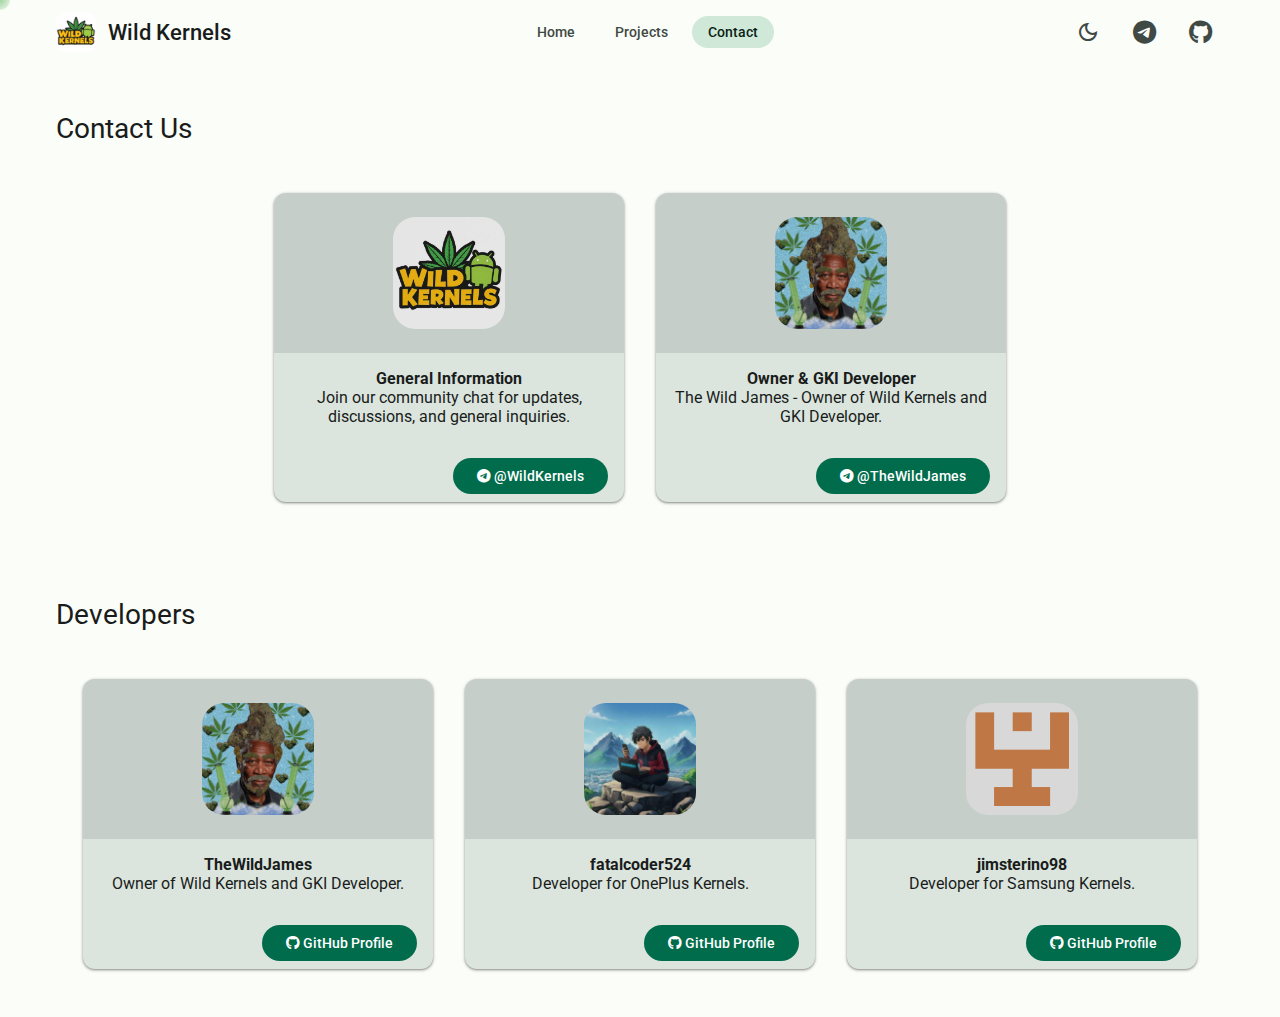
<file: contact.html>
<!DOCTYPE html>
<html lang="en">
<head>
    <meta charset="UTF-8">
    <meta name="viewport" content="width=device-width, initial-scale=1.0, maximum-scale=1.0, user-scalable=no">
    <title>Wild Kernels - Contact</title>
    <link href="https://fonts.googleapis.com/css2?family=Roboto:wght@400;500;700&display=swap" rel="stylesheet">
    <link rel="stylesheet" href="https://fonts.googleapis.com/css2?family=Material+Symbols+Outlined:opsz,wght,FILL,GRAD@24,400,0,0" />
    <link rel="stylesheet" href="https://cdnjs.cloudflare.com/ajax/libs/font-awesome/6.4.0/css/all.min.css">
    <link rel="stylesheet" href="styles.css?v=1.1">
</head>
<body>
    <header class="top-app-bar">
        <div class="container">
            <div class="branding">
                <img src="logo.jpg" alt="Wild Kernels Logo" class="app-logo">
                <h1 class="headline">Wild Kernels</h1>
            </div>
            <nav class="desktop-nav">
                <a href="index.html" class="nav-link">Home</a>
                <a href="projects.html" class="nav-link">Projects</a>
                <a href="contact.html" class="nav-link active">Contact</a>
            </nav>
            <div class="trailing-icons">
                <span class="material-symbols-outlined" id="theme-toggle">dark_mode</span>
                <a href="https://t.me/wildkernels" target="_blank" class="desktop-social-link" title="Telegram"><i class="fa-brands fa-telegram"></i></a>
                <a href="https://github.com/wildkernels" target="_blank" class="desktop-social-link" title="GitHub"><i class="fa-brands fa-github"></i></a>
            </div>
        </div>
    </header>

    <main>
        <section id="contact">
            <div class="container">
                <h3 class="headline-medium">Contact Us</h3>
                
                <div class="project-grid">
                    <!-- General Information Card -->
                    <div class="card-elevated project-card">
                        <div class="card-image-placeholder logo-container">
                            <img src="logo.jpg" alt="Wild Kernels Logo" class="project-logo rounded-logo">
                        </div>
                        <div class="card-content">
                            <h4 class="title-large">General Information</h4>
                            <p class="body-medium">Join our community chat for updates, discussions, and general inquiries.</p>
                            <div class="card-actions">
                                <a href="https://t.me/WildKernels" target="_blank" class="btn-filled">
                                    <i class="fa-brands fa-telegram"></i> @WildKernels
                                </a>
                            </div>
                        </div>
                    </div>

                    <!-- The Wild James -->
                    <div class="card-elevated project-card">
                        <div class="card-image-placeholder logo-container">
                            <img src="avatar_thewildjames.png" alt="The Wild James" class="project-logo rounded-logo">
                        </div>
                        <div class="card-content">
                            <h4 class="title-large">Owner & GKI Developer</h4>
                            <p class="body-medium">The Wild James - Owner of Wild Kernels and GKI Developer.</p>
                            <div class="card-actions">
                                <a href="https://t.me/TheWildJames" target="_blank" class="btn-filled">
                                    <i class="fa-brands fa-telegram"></i> @TheWildJames
                                </a>
                            </div>
                        </div>
                    </div>
                </div>
            </div>
        </section>

        <section id="devs">
            <div class="container">
                <h3 class="headline-medium">Developers</h3>
                
                <div class="project-grid">
                    <!-- The Wild James -->
                    <div class="card-elevated project-card">
                        <div class="card-image-placeholder logo-container">
                            <img src="avatar_thewildjames.png" alt="The Wild James" class="project-logo rounded-logo">
                        </div>
                        <div class="card-content">
                            <h4 class="title-large">TheWildJames</h4>
                            <p class="body-medium">Owner of Wild Kernels and GKI Developer.</p>
                            <div class="card-actions">
                                <a href="https://github.com/TheWildJames" target="_blank" class="btn-filled">
                                    <i class="fa-brands fa-github"></i> GitHub Profile
                                </a>
                            </div>
                        </div>
                    </div>

                    <!-- OnePlus Developer -->
                    <div class="card-elevated project-card">
                        <div class="card-image-placeholder logo-container">
                            <img src="avatar_fatalcoder524.png" alt="fatalcoder524" class="project-logo rounded-logo">
                        </div>
                        <div class="card-content">
                            <h4 class="title-large">fatalcoder524</h4>
                            <p class="body-medium">Developer for OnePlus Kernels.</p>
                            <div class="card-actions">
                                <a href="https://github.com/fatalcoder524" target="_blank" class="btn-filled">
                                    <i class="fa-brands fa-github"></i> GitHub Profile
                                </a>
                            </div>
                        </div>
                    </div>

                    <!-- Samsung Developer -->
                    <div class="card-elevated project-card">
                        <div class="card-image-placeholder logo-container">
                            <img src="avatar_jimsterino98.png" alt="jimsterino98" class="project-logo rounded-logo">
                        </div>
                        <div class="card-content">
                            <h4 class="title-large">jimsterino98</h4>
                            <p class="body-medium">Developer for Samsung Kernels.</p>
                            <div class="card-actions">
                                <a href="https://github.com/jimsterino98" target="_blank" class="btn-filled">
                                    <i class="fa-brands fa-github"></i> GitHub Profile
                                </a>
                            </div>
                        </div>
                    </div>
                </div>
            </div>
        </section>
    </main>

    <div class="fab-container">
        <a href="https://github.com/wildkernels" target="_blank" class="fab-secondary" aria-label="GitHub"><i class="fa-brands fa-github"></i></a>
        <a href="https://t.me/wildkernels" target="_blank" class="fab-primary" aria-label="Telegram"><i class="fa-brands fa-telegram"></i></a>
    </div>

    <nav class="bottom-nav">
        <a href="index.html" class="nav-item">
            <span class="material-symbols-outlined icon">home</span>
            <span class="label">Home</span>
        </a>
        <a href="projects.html" class="nav-item">
            <span class="material-symbols-outlined icon">grid_view</span>
            <span class="label">Projects</span>
        </a>
        <a href="contact.html" class="nav-item active">
            <span class="material-symbols-outlined icon">mail</span>
            <span class="label">Contact</span>
        </a>
    </nav>

    <script src="script.js?v=1.1"></script>
</body>
</html>
</file>
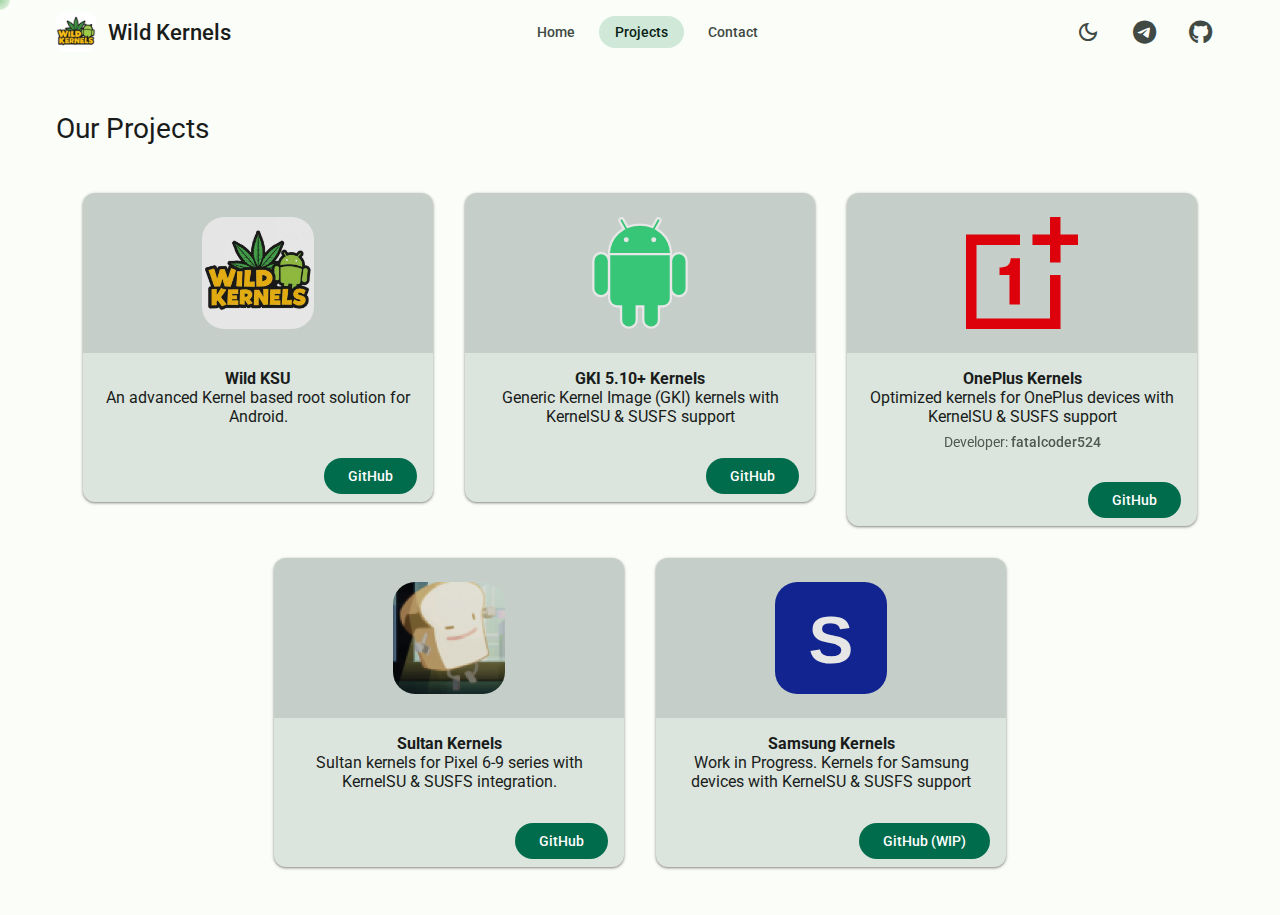
<file: projects.html>
<!DOCTYPE html>
<html lang="en">
<head>
    <meta charset="UTF-8">
    <meta name="viewport" content="width=device-width, initial-scale=1.0, maximum-scale=1.0, user-scalable=no">
    <title>Wild Kernels - Projects</title>
    <link href="https://fonts.googleapis.com/css2?family=Roboto:wght@400;500;700&display=swap" rel="stylesheet">
    <link rel="stylesheet" href="https://fonts.googleapis.com/css2?family=Material+Symbols+Outlined:opsz,wght,FILL,GRAD@24,400,0,0" />
    <link rel="stylesheet" href="https://cdnjs.cloudflare.com/ajax/libs/font-awesome/6.4.0/css/all.min.css">
    <link rel="stylesheet" href="styles.css?v=1.1">
</head>
<body>
    <header class="top-app-bar">
        <div class="container">
            <div class="branding">
                <img src="logo.jpg" alt="Wild Kernels Logo" class="app-logo">
                <h1 class="headline">Wild Kernels</h1>
            </div>
            <nav class="desktop-nav">
                <a href="index.html" class="nav-link">Home</a>
                <a href="projects.html" class="nav-link active">Projects</a>
                <a href="contact.html" class="nav-link">Contact</a>
            </nav>
            <div class="trailing-icons">
                <span class="material-symbols-outlined" id="theme-toggle">dark_mode</span>
                <a href="https://t.me/wildkernels" target="_blank" class="desktop-social-link" title="Telegram"><i class="fa-brands fa-telegram"></i></a>
                <a href="https://github.com/wildkernels" target="_blank" class="desktop-social-link" title="GitHub"><i class="fa-brands fa-github"></i></a>
            </div>
        </div>
    </header>

    <main>
        <section id="projects">
            <div class="container">
                <h3 class="headline-medium">Our Projects</h3>
                <!-- Grid layout for projects -->
                <div class="project-grid">
                    
                    <!-- Root -->
                    <div class="card-elevated project-card">
                        <div class="card-image-placeholder logo-container">
                            <img src="logo.jpg" alt="Wild KSU" class="project-logo rounded-logo">
                        </div>
                        <div class="card-content">
                            <h4 class="title-large">Wild KSU</h4>
                            <p class="body-medium">An advanced Kernel based root solution for Android.</p>
                            <div class="card-actions">
                                <a href="https://github.com/WildKernels/Wild_KSU/" target="_blank" class="btn-filled">GitHub</a>
                            </div>
                        </div>
                    </div>

                    <!-- Generic -->
                    <div class="card-elevated project-card">
                        <div class="card-image-placeholder logo-container">
                            <img src="android.svg" alt="GKI KernelSU" class="project-logo">
                        </div>
                        <div class="card-content">
                            <h4 class="title-large">GKI 5.10+ Kernels</h4>
                            <p class="body-medium">Generic Kernel Image (GKI) kernels with KernelSU & SUSFS support</p>
                            <div class="card-actions">
                                <a href="https://github.com/WildKernels/GKI_KernelSU_SUSFS" target="_blank" class="btn-filled">GitHub</a>
                            </div>
                        </div>
                    </div>

                    <!-- OnePlus -->
                    <div class="card-elevated project-card">
                        <div class="card-image-placeholder logo-container">
                            <img src="oneplus.svg" alt="OnePlus KernelSU" class="project-logo">
                        </div>
                        <div class="card-content">
                            <h4 class="title-large">OnePlus Kernels</h4>
                            <p class="body-medium">Optimized kernels for OnePlus devices with KernelSU & SUSFS support</p>
                            <p class="developer-info">Developer: <a href="https://github.com/fatalcoder524" target="_blank">fatalcoder524</a></p>
                            <div class="card-actions">
                                <a href="https://github.com/WildKernels/OnePlus_KernelSU_SUSFS" target="_blank" class="btn-filled">GitHub</a>
                            </div>
                        </div>
                    </div>

                    <!-- Sultan (Pixel) -->
                    <div class="card-elevated project-card">
                        <div class="card-image-placeholder logo-container">
                            <img src="sultan.jpg" alt="Sultan Kernels" class="project-logo rounded-logo">
                        </div>
                        <div class="card-content">
                            <h4 class="title-large">Sultan Kernels</h4>
                            <p class="body-medium">Sultan kernels for Pixel 6-9 series with KernelSU & SUSFS integration.</p>
                            <div class="card-actions">
                                <a href="https://github.com/WildKernels/Sultan_KernelSU_SUSFS" target="_blank" class="btn-filled">GitHub</a>
                            </div>
                        </div>
                    </div>

                    <!-- WIP (Samsung) -->
                    <div class="card-elevated project-card">
                        <div class="card-image-placeholder logo-container">
                            <img src="samsung.svg" alt="Samsung KernelSU" class="project-logo">
                        </div>
                        <div class="card-content">
                            <h4 class="title-large">Samsung Kernels</h4>
                            <p class="body-medium">Work in Progress. Kernels for Samsung devices with KernelSU & SUSFS support</p>
                            <div class="card-actions">
                                <a href="https://github.com/WildKernels/Samsung_KernelSU_SUSFS" target="_blank" class="btn-filled">GitHub (WIP)</a>
                            </div>
                        </div>
                    </div>

                </div>
            </div>
        </section>
    </main>

    <div class="fab-container">
        <a href="https://github.com/wildkernels" target="_blank" class="fab-secondary" aria-label="GitHub"><i class="fa-brands fa-github"></i></a>
        <a href="https://t.me/wildkernels" target="_blank" class="fab-primary" aria-label="Telegram"><i class="fa-brands fa-telegram"></i></a>
    </div>

    <nav class="bottom-nav">
        <a href="index.html" class="nav-item">
            <span class="material-symbols-outlined icon">home</span>
            <span class="label">Home</span>
        </a>
        <a href="projects.html" class="nav-item active">
            <span class="material-symbols-outlined icon">grid_view</span>
            <span class="label">Projects</span>
        </a>
        <a href="contact.html" class="nav-item">
            <span class="material-symbols-outlined icon">mail</span>
            <span class="label">Contact</span>
        </a>
    </nav>

    <script src="script.js?v=1.1"></script>
</body>
</html>
</file>
<file: styles.css>
/* Material Design 3 Token Implementation */
:root {
    /* Color Palette - Seed: Green/Teal */
    --md-sys-color-primary: #006c4c;
    --md-sys-color-on-primary: #ffffff;
    --md-sys-color-primary-container: #89f8c7;
    --md-sys-color-on-primary-container: #002114;
    
    --md-sys-color-secondary: #4d6357;
    --md-sys-color-on-secondary: #ffffff;
    --md-sys-color-secondary-container: #d0e8d8;
    --md-sys-color-on-secondary-container: #0a1f16;
    
    --md-sys-color-tertiary: #3d648f;
    --md-sys-color-on-tertiary: #ffffff;
    --md-sys-color-tertiary-container: #d3e3ff;
    --md-sys-color-on-tertiary-container: #001c3a;

    --md-sys-color-background: #fbfdf9;
    --md-sys-color-on-background: #191c1a;
    
    --md-sys-color-surface: #fbfdf9;
    --md-sys-color-on-surface: #191c1a;
    
    --md-sys-color-surface-variant: #dbe5de;
    --md-sys-color-on-surface-variant: #404943;
    
    --md-sys-color-outline: #707973;

    /* Scrolled Surface Color (Light Mode Default) */
    /* Set to same as surface color to prevent dimming/tinting in light mode */
    --md-sys-color-surface-scrolled: #fbfdf9; 
    
    /* Elevation */
    --md-sys-elevation-1: 0px 1px 3px 1px rgba(0, 0, 0, 0.15), 0px 1px 2px 0px rgba(0, 0, 0, 0.3);
    --md-sys-elevation-2: 0px 2px 6px 2px rgba(0, 0, 0, 0.15), 0px 1px 2px 0px rgba(0, 0, 0, 0.3);
    --md-sys-elevation-3: 0px 4px 8px 3px rgba(0, 0, 0, 0.15), 0px 1px 3px 0px rgba(0, 0, 0, 0.3);

    /* Shape */
    --md-sys-shape-corner-small: 8px;
    --md-sys-shape-corner-medium: 12px;
    --md-sys-shape-corner-large: 16px;
    --md-sys-shape-corner-full: 9999px;

    /* Typography */
    --md-sys-typescale-display-large-font: 'Roboto', sans-serif;
    --md-sys-typescale-display-large-size: 57px;
    --md-sys-typescale-display-large-weight: 400;

    --md-sys-typescale-headline-medium-font: 'Roboto', sans-serif;
    --md-sys-typescale-headline-medium-size: 28px;
    --md-sys-typescale-headline-medium-weight: 400;

    --md-sys-typescale-body-large-font: 'Roboto', sans-serif;
    --md-sys-typescale-body-large-size: 16px;
    --md-sys-typescale-body-large-weight: 400;
}

/* Dark Mode Overrides */
[data-theme="dark"] {
    --md-sys-color-primary: #6cdbac;
    --md-sys-color-on-primary: #003825;
    --md-sys-color-primary-container: #005138;
    --md-sys-color-on-primary-container: #89f8c7;
    
    --md-sys-color-secondary: #b4ccbd;
    --md-sys-color-on-secondary: #1f352a;
    --md-sys-color-secondary-container: #354b3f;
    --md-sys-color-on-secondary-container: #d0e8d8;

    --md-sys-color-background: #191c1a;
    --md-sys-color-on-background: #e1e3df;
    
    --md-sys-color-surface: #191c1a;
    --md-sys-color-on-surface: #e1e3df;
    
    --md-sys-color-surface-variant: #404943;
    --md-sys-color-on-surface-variant: #c0c9c2;
    
    --md-sys-color-outline: #8a938c;

    /* Scrolled Surface Color (Dark Mode) */
    --md-sys-color-surface-scrolled: #202522; /* Dark elevation tint */
}

/* Reset & Base */
* {
    margin: 0;
    padding: 0;
    box-sizing: border-box;
    -webkit-tap-highlight-color: transparent;
}

body {
    font-family: 'Roboto', sans-serif;
    background-color: var(--md-sys-color-background);
    color: var(--md-sys-color-on-background);
    padding-bottom: 80px; /* Space for Bottom Nav */
    padding-top: 64px; /* Space for Top App Bar */
    transition: background-color 0.3s, color 0.3s;
}

/* Desktop Layout Tweaks */
@media (min-width: 840px) {
    body {
        padding-bottom: 0;
    }
}

.container {
    max-width: 1200px;
    margin: 0 auto;
    padding: 0 16px;
}

/* Top App Bar */
.top-app-bar {
    position: fixed;
    top: 0;
    left: 0;
    right: 0;
    height: 64px;
    background-color: var(--md-sys-color-surface);
    color: var(--md-sys-color-on-surface);
    display: flex;
    align-items: center;
    z-index: 1000;
    transition: background-color 0.2s, box-shadow 0.2s;
}

.top-app-bar.scrolled {
    background-color: var(--md-sys-color-surface-scrolled); /* Uses dynamic variable */
    box-shadow: var(--md-sys-elevation-2);
}

.top-app-bar .container {
    display: flex;
    align-items: center;
    width: 100%;
    justify-content: space-between;
}

/* Branding (Logo + Text) */
.branding {
    display: flex;
    align-items: center;
    gap: 12px;
}

.app-logo {
    height: 40px;
    width: auto;
    border-radius: 8px; /* Optional: Softens logo corners */
}

.headline {
    font-size: 22px;
    font-weight: 500;
}

/* Desktop Navigation */
.desktop-nav {
    display: none;
    gap: 8px;
}

.desktop-nav .nav-link {
    text-decoration: none;
    color: var(--md-sys-color-on-surface-variant);
    padding: 8px 16px;
    border-radius: 20px;
    font-weight: 500;
    font-size: 14px;
    transition: background-color 0.2s, color 0.2s;
}

.desktop-nav .nav-link:hover {
    background-color: rgba(0, 0, 0, 0.04);
}

.desktop-nav .nav-link.active {
    background-color: var(--md-sys-color-secondary-container);
    color: var(--md-sys-color-on-secondary-container);
}

@media (min-width: 840px) {
    .desktop-nav {
        display: flex;
    }
}

/* Trailing Icons & Desktop Socials */
.trailing-icons {
    display: flex;
    align-items: center;
    gap: 8px;
}

.trailing-icons span, 
.desktop-social-link {
    padding: 10px;
    cursor: pointer;
    border-radius: 50%;
    color: var(--md-sys-color-on-surface-variant);
    text-decoration: none;
    display: flex;
    align-items: center;
    justify-content: center;
    width: 48px; /* Increased from 44px */
    height: 48px; /* Increased from 44px */
    transition: background-color 0.2s;
}

.trailing-icons span:hover,
.desktop-social-link:hover {
    background-color: var(--md-sys-color-surface-variant);
    color: var(--md-sys-color-primary);
}

.desktop-social-link i, .trailing-icons span {
    font-size: 24px; /* Increased from 20px */
}

/* Hide desktop socials on mobile */
.desktop-social-link {
    display: none;
}

@media (min-width: 840px) {
    .desktop-social-link {
        display: flex;
    }
}


/* Bottom Navigation (Mobile) */
.bottom-nav {
    position: fixed;
    bottom: 0;
    left: 0;
    right: 0;
    height: 80px;
    background-color: var(--md-sys-color-surface);
    border-top: none;
    /* Default shadow (Elevation 1 equivalent for bottom) */
    box-shadow: 0 -1px 3px 1px rgba(0, 0, 0, 0.15); 
    display: flex;
    justify-content: space-around;
    align-items: center;
    z-index: 1000;
    transition: background-color 0.2s, box-shadow 0.2s;
}

/* Scrolled state for Bottom Nav */
.bottom-nav.scrolled {
    background-color: var(--md-sys-color-surface-scrolled);
    /* Elevation 2 equivalent for bottom */
    box-shadow: 0 -2px 6px 2px rgba(0, 0, 0, 0.15); 
}

@media (min-width: 840px) {
    .bottom-nav {
        display: none;
    }
}

.bottom-nav .nav-item {
    display: flex;
    flex-direction: column;
    align-items: center;
    justify-content: center;
    text-decoration: none;
    color: var(--md-sys-color-on-surface-variant);
    width: 64px;
    height: 100%;
}

.bottom-nav .nav-item .icon {
    font-size: 24px;
    margin-bottom: 4px;
    padding: 4px 20px;
    border-radius: 16px;
    transition: background-color 0.2s, color 0.2s;
}

.bottom-nav .nav-item .label {
    font-size: 12px;
    font-weight: 500;
}

.bottom-nav .nav-item.active .icon {
    background-color: var(--md-sys-color-secondary-container);
    color: var(--md-sys-color-on-secondary-container);
}

.bottom-nav .nav-item.active .label {
    color: var(--md-sys-color-on-surface);
}

/* FAB Container & Buttons */
.fab-container {
    position: fixed;
    bottom: 96px; /* Above bottom nav */
    right: 16px;
    display: flex;
    flex-direction: column;
    gap: 16px;
    z-index: 1000;
}

.fab-primary, .fab-secondary {
    width: 56px;
    height: 56px;
    border-radius: 16px;
    display: flex;
    align-items: center;
    justify-content: center;
    cursor: pointer;
    text-decoration: none;
    box-shadow: var(--md-sys-elevation-3);
    transition: transform 0.2s, box-shadow 0.2s;
    font-size: 24px;
}

/* Telegram FAB (Primary) */
.fab-primary {
    background-color: var(--md-sys-color-primary-container);
    color: var(--md-sys-color-on-primary-container);
}

/* GitHub FAB (Secondary) */
.fab-secondary {
    background-color: var(--md-sys-color-secondary-container);
    color: var(--md-sys-color-on-secondary-container);
    /* Make equal size to Primary FAB */
    width: 56px; 
    height: 56px;
    align-self: center;
}

.fab-primary:hover, .fab-secondary:hover {
    box-shadow: 0px 6px 10px 4px rgba(0,0,0,0.15);
}

.fab-primary i, .fab-secondary i {
    font-size: 32px; /* Increased icon size inside FABs */
}

.fab-primary:active, .fab-secondary:active {
    transform: scale(0.95);
}

@media (min-width: 840px) {
    .fab-container {
        display: none; /* Hide FABs on desktop */
    }
}

/* Typography Classes */
.display-large {
    font-family: var(--md-sys-typescale-display-large-font);
    font-size: var(--md-sys-typescale-display-large-size);
    font-weight: var(--md-sys-typescale-display-large-weight);
    line-height: 1.1;
    margin-bottom: 24px;
}

.headline-medium {
    font-family: var(--md-sys-typescale-headline-medium-font);
    font-size: var(--md-sys-typescale-headline-medium-size);
    font-weight: var(--md-sys-typescale-headline-medium-weight);
    margin-bottom: 24px;
}

.body-large {
    font-family: var(--md-sys-typescale-body-large-font);
    font-size: var(--md-sys-typescale-body-large-size);
    font-weight: var(--md-sys-typescale-body-large-weight);
    opacity: 0.8;
}

/* Components: Cards */
.card-elevated {
    background-color: var(--md-sys-color-surface-variant); /* Slightly darker than surface */
    border-radius: var(--md-sys-shape-corner-medium);
    box-shadow: var(--md-sys-elevation-1);
    overflow: hidden;
    transition: box-shadow 0.2s;
    display: flex;
    flex-direction: column;
}

.card-elevated:hover {
    box-shadow: var(--md-sys-elevation-2);
}

.card-image-placeholder {
    height: 160px;
    background-color: var(--md-sys-color-surface-variant);
    display: flex;
    align-items: center;
    justify-content: center;
    color: var(--md-sys-color-on-surface-variant);
    filter: brightness(0.9);
}

.card-content {
    padding: 16px;
}

.card-actions {
    display: flex;
    gap: 8px;
    margin-top: 16px;
    justify-content: flex-end;
}

.card-outlined {
    background-color: var(--md-sys-color-surface);
    border: 1px solid var(--md-sys-color-outline);
    border-radius: var(--md-sys-shape-corner-medium);
    padding: 16px;
}

.card-filled {
    background-color: var(--md-sys-color-surface-variant);
    border-radius: var(--md-sys-shape-corner-large);
    padding: 32px;
    display: flex;
    flex-direction: column;
    align-items: center;
    gap: 16px;
}

/* Contact Page Specifics (Removed duplicate) */

.avatar-large {
    width: 120px;
    height: 120px;
    border-radius: 50%;
    object-fit: cover;
    margin-bottom: 16px;
    border: 4px solid var(--md-sys-color-surface);
    box-shadow: var(--md-sys-elevation-1);
}

.contact-card .btn-filled,
.contact-card .btn-outlined {
    display: inline-flex;
    align-items: center;
    gap: 8px;
    margin-top: 16px;
    text-decoration: none;
}

/* Ensure padding is consistent in contact grid context */
.contact-grid .card-filled,
.contact-grid .card-outlined {
    padding: 32px;
    display: flex;
    flex-direction: column;
    align-items: center;
    gap: 16px;
    height: 100%; /* Ensure equal height */
    justify-content: center;
}

/* Buttons */
.btn-filled {
    background-color: var(--md-sys-color-primary);
    color: var(--md-sys-color-on-primary);
    border: none;
    border-radius: 20px;
    padding: 10px 24px;
    font-weight: 500;
    cursor: pointer;
    font-size: 14px;
    transition: box-shadow 0.2s;
    text-decoration: none; /* Remove underline */
}

.btn-filled:hover {
    box-shadow: var(--md-sys-elevation-1);
    background-image: linear-gradient(rgba(255,255,255,0.08), rgba(255,255,255,0.08));
}

.btn-outlined {
    background-color: transparent;
    border: 1px solid var(--md-sys-color-outline);
    color: var(--md-sys-color-primary);
    border-radius: 20px;
    padding: 10px 24px;
    font-weight: 500;
    cursor: pointer;
    font-size: 14px;
    text-decoration: none; /* Remove underline */
}

.btn-text {
    background: transparent;
    border: none;
    color: var(--md-sys-color-primary);
    padding: 10px 12px;
    font-weight: 500;
    cursor: pointer;
    border-radius: 20px;
}

.btn-text:hover {
    background-color: rgba(0, 108, 76, 0.08); /* Primary color at 8% opacity */
}

/* Sections */
section {
    padding: 48px 0;
}

#hero {
    min-height: 50vh;
    display: flex;
    align-items: center;
}

.project-grid {
    display: grid;
    grid-template-columns: repeat(auto-fit, minmax(300px, 1fr));
    gap: 24px;
}

/* WIP Card Styling */
.card-wip {
    border: 1px dashed var(--md-sys-color-outline);
    background-color: transparent;
}

.card-wip .card-image-placeholder {
    background-color: transparent;
    color: var(--md-sys-color-outline);
}

.card-wip .title-large, .card-wip .body-medium {
    opacity: 0.7;
}

/* Contact Page Specifics */
.contact-grid {
    display: flex;
    flex-wrap: wrap;
    justify-content: center;
    gap: 32px;
    margin-top: 48px;
}

.project-grid {
    display: flex;
    flex-wrap: wrap;
    justify-content: center;
    gap: 32px;
    margin-top: 48px;
}

/* Developer Info */
.developer-info {
    font-size: 14px;
    margin-top: 8px;
    opacity: 0.9;
    color: var(--md-sys-color-on-surface-variant);
}

.developer-info a {
    color: inherit;
    text-decoration: none;
    font-weight: 500;
}

.developer-info a:hover {
    text-decoration: underline;
    color: var(--md-sys-color-primary);
}

.contact-card, .project-card {
    text-align: center;
    flex: 1;
    min-width: 300px;
    max-width: 480px;
    height: 100%; /* Ensure full height in grid */
    display: flex;
    flex-direction: column;
}

/* Override constraints for project items to prevent stretching */
.project-grid .project-card {
    flex: 0 1 350px; /* Do not grow, shrink if needed, base width 350px */
    width: 350px; /* Enforce width */
    max-width: 350px; /* Prevent stretching beyond this */
}

.project-card .card-content {
    flex: 1;
    display: flex;
    flex-direction: column;
    padding-bottom: 8px; /* Slight adjustment */
}

.project-card .card-actions {
    margin-top: auto;
    padding-top: 32px; /* Add extra space between text and button */
    justify-content: flex-end; /* Align button to bottom right */
}

@media (max-width: 839px) {
    .project-card .card-actions {
        justify-content: center;
    }
}

/* Project Page Specifics */
.logo-container {
    height: 160px;
    background-color: var(--md-sys-color-surface-variant);
    display: flex;
    align-items: center;
    justify-content: center;
    overflow: hidden;
}

.project-logo {
    height: 100%;
    width: 100%;
    object-fit: contain;
    padding: 24px;
}

.rounded-logo {
    width: 112px; /* 160px container - 24px padding * 2 = 112px visual size */
    height: 112px;
    padding: 0;
    border-radius: 22px; /* ~20% of 112px */
    object-fit: cover; /* Ensure image fills the rounded area */
}

/* Developer Info */
.developer-info {
    font-size: 14px;
    margin-top: 8px;
    opacity: 0.9;
    color: var(--md-sys-color-on-surface-variant);
}

.developer-info a {
    color: inherit;
    text-decoration: none;
    font-weight: 500;
}

.developer-info a:hover {
    text-decoration: underline;
    color: var(--md-sys-color-primary);
}
</file>
